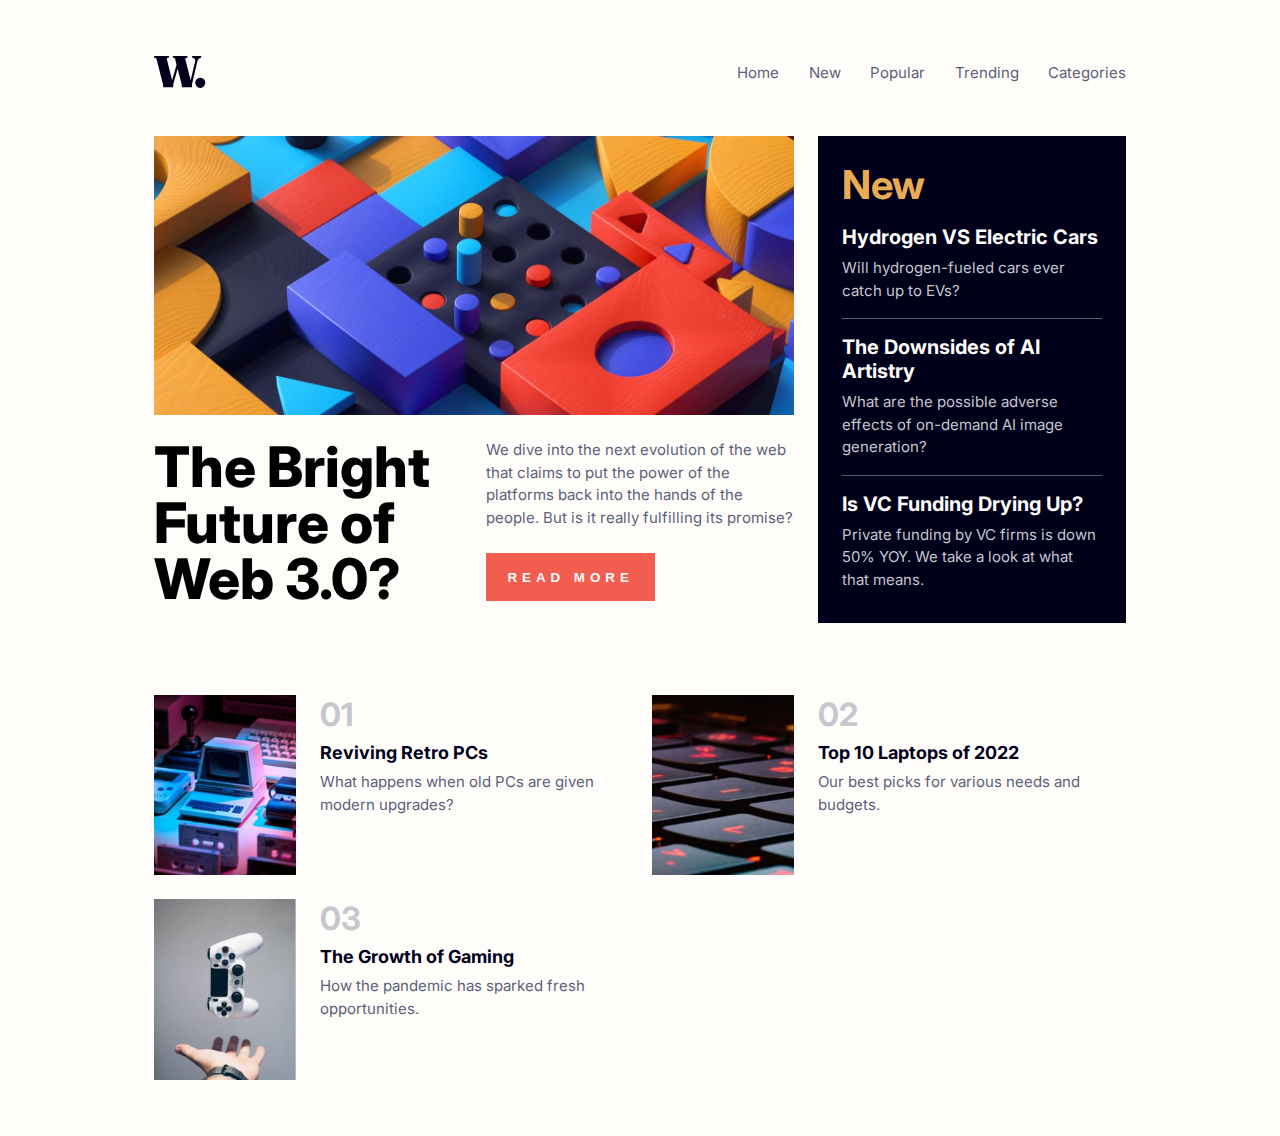
<file: index.html>
<!DOCTYPE html>
<html lang="en">

<head>
  <meta charset="UTF-8">
  <meta name="viewport" content="width=device-width, initial-scale=1.0">
  <!-- displays site properly based on user's device -->

  <link rel="icon" type="image/png" sizes="32x32" href="./assets/images/favicon-32x32.png">
  <link rel="preconnect" href="https://fonts.googleapis.com">
  <link rel="preconnect" href="https://fonts.gstatic.com" crossorigin>
  <link href="https://fonts.googleapis.com/css2?family=Inter:wght@400;700;800&display=swap" rel="stylesheet">
  <link rel="stylesheet" href="style.css">

  <title>Frontend Mentor | News homepage</title>
</head>

<body>

  <div class="overflow-effect">

  </div>

  <header class="navbar">
    <picture class="navbar__logo-box">
      <img class="navbar__logo" src="assets/images/logo.svg" alt="Logo W">
    </picture>
    <nav>
      <button class="navbar__close-box">
        <img src="assets/images/icon-menu-close.svg" alt="close menu" class="navbar__close">
      </button>
      <ul class="navbar__list">
        <li class="navbar__list__item"><a href="#home" class="navabar__list__item__link">Home</a></li>
        <li class="navbar__list__item"><a href="#news" class="navabar__list__item__link">New</a></li>
        <li class="navbar__list__item"><a href="#popular" class="navabar__list__item__link">Popular</a></li>
        <li class="navbar__list__item"><a href="#" class="navabar__list__item__link">Trending</a></li>
        <li class="navbar__list__item"><a href="#" class="navabar__list__item__link">Categories</a></li>
      </ul>
    </nav>
    <button class="navbar__icon-menu">
      <img src="assets/images/icon-menu.svg" alt="open menu">
    </button>
  </header>

  <main class="main-article" id="home">
    <picture class="main-article__img-box">
      <source srcset="assets/images/image-web-3-mobile.jpg" media="(max-width:500px)">
      <img src="assets/images/image-web-3-desktop.jpg" alt="" class="main-article__img-box__hero">
    </picture>
    <div class="main-article__title">
      <h1 class="main-article__title__h1">
        The Bright Future of Web 3.0?
      </h1>
    </div>
    <div class="main-article__text-box">
      <p class="main-article__text-box__paragraph">
        We dive into the next evolution of the web that claims to put the power of the platforms back into the hands of
        the people. But is it really fulfilling its promise?
      </p>
      <button class="main-article__text-box__btn">
        Read more
      </button>
    </div>
  </main>

  <aside class="news" id="news">
    <h2 class="news__title">
      New
    </h2>
    <ul class="news__list">
      <li class="news__list__item">
        <a href="#" class="news__list__item__link">Hydrogen VS Electric Cars</a>
        <p class="news__list__item__paragraph">Will hydrogen-fueled cars ever catch up to EVs?</p>
      </li>
      <li class="news__list__item">
        <a href="#" class="news__list__item__link">The Downsides of AI Artistry</a>
        <p class="news__list__item__paragraph">What are the possible adverse effects of on-demand AI image generation?
        </p>
      </li>
      <li class="news__list__item">
        <a href="#" class="news__list__item__link">Is VC Funding Drying Up?</a>
        <p class="news__list__item__paragraph">Private funding by VC firms is down 50% YOY. We take a look at what that
          means.</p>
      </li>
    </ul>
  </aside>

  <div class="popular" id="popular">
    <div class="popular__article">
      <figure class="popular__article__img">
        <img src="assets/images/image-retro-pcs.jpg" alt="Retro PC">
      </figure>
      <div class="popular__article__text">
        <p class="popular__article__text__number">
          01
        </p>
        <a href="#" class="popular__article__text__link">
          Reviving Retro PCs
        </a>
        <p class="popular__article__text__paragraph">
          What happens when old PCs are given modern upgrades?
        </p>
      </div>
    </div>
    <div class="popular__article">
      <figure class="popular__article__img">
        <img src="assets/images/image-top-laptops.jpg" alt="Laptop's keyboard">
      </figure>
      <div class="popular__article__text">
        <p class="popular__article__text__number">
          02
        </p>
        <a href="#" class="popular__article__text__link">
          Top 10 Laptops of 2022
        </a>
        <p class="popular__article__text__paragraph">
          Our best picks for various needs and budgets.
        </p>
      </div>
    </div>
    <div class="popular__article">
      <figure class="popular__article__img">
        <img src="assets/images/image-gaming-growth.jpg" alt="PS5 Joypad">
      </figure>
      <div class="popular__article__text">
        <p class="popular__article__text__number">
          03
        </p>
        <a href="#" class="popular__article__text__link">
          The Growth of Gaming
        </a>
        <p class="popular__article__text__paragraph">
          How the pandemic has sparked fresh opportunities.
        </p>
      </div>
    </div>
  </div>

  <!--
  <footer class="attribution">
    Challenge by <a href="https://www.frontendmentor.io?ref=challenge" target="_blank">Frontend Mentor</a>. 
    Coded by <a href="https://www.frontendmentor.io/profile/Marchino5791">Marco Paolino</a>.
  </footer>
   -->

  <script src="https://ajax.googleapis.com/ajax/libs/jquery/3.6.1/jquery.min.js"></script>
  <script src="script.js"></script>
  
</body>

</html>
</file>
<file: style.css>
* {
    margin: 0;
    padding: 0;
    box-sizing: border-box;
}

:root {
    --news-title-and-hover: hsl(35, 77%, 62%);
    --btn-and-hover: hsl(5, 85%, 63%);
    --Number: hsl(233, 8%, 79%);
    --secondary-text: hsl(236, 13%, 42%);
    --primary-text-and-dark-bg: hsl(240, 100%, 5%);
    --bg-and-contrast-text: hsl(36, 100%, 99%);
    --px15: 0.9375rem;
    --gap: 1.5rem;
}

body {
    font-family: 'Inter', sans-serif;
    padding: 2rem 12%;
    display: grid;
    /*grid-template-rows: min-content repeat(3, 1fr); */
    grid-template-columns: repeat(3, [content-start] 2fr [content-end]);
    row-gap: var(--gap);
    column-gap: var(--gap);
    background-color: var(--bg-and-contrast-text);
}

button {
    background-color: transparent;
    border: none;
}

.navabar__list__item__link:hover,
.popular__article__text__link:hover {
    color: var(--btn-and-hover);
}

.main-article__img-box__hero,
.popular__article__img>img {
    width: 100%;
    height: 100%;
    display: block;
    object-fit: cover;
}

.main-article__text-box__paragraph,
.popular__article__text__paragraph,
.news__list__item__paragraph {
    font-size: var(--px15);
    line-height: 1.5;
    color: var(--secondary-text);
}

/* +-----+-----+-----+ NAVBAR +-----+-----+-----+ */
.navbar {
    display: flex;
    justify-content: space-between;
    grid-column: content-start 1 / content-end 3;
    grid-row: 1 / 2;
    margin: 1.5rem 0;
}

.navbar__logo-box {
    display: flex;
}

.navbar__logo {
    height: 2rem;
}

nav {
    width: 40%;
    height: 100%;
    display: flex;
}

.navbar__list {
    list-style: none;
    display: flex;
    align-items: center;
    justify-content: space-between;
    width: 100%;
}

.navabar__list__item__link {
    display: flex;
    font-size: var(--px15);
    text-decoration: none;
    color: var(--secondary-text);
}

.navbar__close-box {
    width: 100%;
    display: none;
}

.navbar__close {
    display: none;
}

.navbar__icon-menu {
    display: none;
}

/* +-----+-----+-----+ MAIN +-----+-----+-----+ */
.main-article {
    grid-column: content-start 1 / content-end 2;
    grid-row: 2 / 4;
    display: grid;
    grid-template-columns: repeat(2, 1fr);
    row-gap: var(--gap);
    column-gap: var(--gap);
}

.main-article__img-box {
    grid-row: 1 / 2;
    grid-column: 1 / -1;
}

.main-article__title {
    grid-row: 2 / 3;
    grid-column: 1 / 2;
}

.main-article__title__h1 {
    font-size: 3.5rem;
    font-weight: 800;
    line-height: 1;
}

.main-article__text-box {
    grid-row: 2 / 3;
    grid-column: 2 / 3;
}

.main-article__text-box__btn {
    width: 55%;
    height: 3rem;
    text-transform: uppercase;
    letter-spacing: 5px;
    font-weight: 700;
    color: var(--bg-and-contrast-text);
    background-color: var(--btn-and-hover);
    border: none;
    cursor: pointer;
    margin-top: 1.5rem;
}

.main-article__text-box__btn:hover {
    background-color: var(--primary-text-and-dark-bg);
}

/* +-----+-----+-----+ NEWS +-----+-----+-----+ */
.news {
    grid-column: content-start 3 / content-end 3;
    grid-row: 2 / 4;
    padding: 1.5rem 1.5rem 1rem;
    background-color: var(--primary-text-and-dark-bg);
    display: flex;
    flex-direction: column;

}

.news__title {
    color: var(--news-title-and-hover);
    font-size: 2.5rem;
}

.news__list {
    list-style: none;
    height: 100%;
    display: grid;

}

.news__list__item {
    display: flex;
    flex-direction: column;
    justify-content: center;
    padding: 1rem 0;
}

.news__list__item__paragraph {
    color: var(--Number);
}

.news__list__item:not(:last-child) {
    border-bottom: 1px solid var(--secondary-text);
}

.news__list__item__link {
    color: var(--bg-and-contrast-text);
    text-decoration: none;
    font-size: 1.25rem;
    font-weight: 700;
    margin-bottom: .5rem;
}

.news__list__item__link:hover {
    color: var(--news-title-and-hover);
}

/* +-----+-----+-----+ POPULAR +-----+-----+-----+ */
.popular {
    grid-column: content-start 1 / content-end 3;
    grid-row: 4 / 5;
    display: grid;
    align-content: center;
    row-gap: var(--gap);
    column-gap: var(--gap);
    grid-template-columns: repeat(auto-fit, minmax(20rem, 1fr));
    margin-top: 3rem;
}

.popular__article {
    display: grid;
    grid-template-columns: repeat(3, 1fr);
    column-gap: var(--gap);
}

.popular__article__img {
    grid-column: 1 / 2;
}

.popular__article__text {
    grid-column: 2 / 4;
}

.popular__article__text__number {
    font-size: 2rem;
    font-weight: 700;
    color: var(--Number);
    margin-bottom: .5rem;
}

.popular__article__text__link {
    font-size: 1.125rem;
    color: var(--primary-text-and-dark-bg);
    text-decoration: none;
    font-weight: 700;
    margin-bottom: .5rem;
    display: block;
}

/* +-----+-----+-----+ FOOTER +-----+-----+-----+ */
.attribution {
    font-size: 11px;
    text-align: center;
}

.attribution a {
    color: hsl(228, 45%, 44%);
}

@media screen and (max-width: 1200px) {
    body {
        padding: 2rem;
    }

    .main-article__title__h1 {
        font-size: 3rem;
    }

    .news__title {
        font-size: 2rem;
    }

    nav {
        width: 60%;
    }
}

@media screen and (max-width: 750px) {

    .navbar {
        grid-column: 1 / -1;
        margin: 1.5rem 0 0;
    }

    nav {
        width: 80%;
    }

    .main-article {
        grid-column: 1 / -1;
        grid-row: 2 / 3;
    }

    .main-article__title {
        grid-row: 2 / 3;
        grid-column: 1 / -1;
    }

    .main-article__title__h1 {
        font-size: 2.5rem;
    }

    .main-article__text-box {
        grid-row: 3 / 4;
        grid-column: 1 / -1;
    }

    .main-article__text-box__btn {
        margin-top: 1.5rem;
    }

    .news {
        grid-column: 1 / -1;
        grid-row: 3 / 4;
        margin-top: 3rem;
    }
}

@media screen and (max-width: 500px) {

    body {
        padding: 0 1rem 2rem;
        position: relative;
    }

    .overflow-effect {
        position: absolute;
        top: 0;
        left: 0;
        width: 100%;
        height: 100%;
        background-color: black;
        opacity: .5;
        display: none;
    }

    nav {
        display: none;
        width: 70%;
        position: fixed;
        top: 0;
        right: 0;
        background-color: var(--bg-and-contrast-text);
        flex-direction: column;
    }

    .navbar__list {
        flex-direction: column;
        align-items: flex-start;
        justify-content: flex-start;
    }

    .navbar__list__item {
        margin-left: 1.5rem;
        margin-bottom: 1.75rem;
    }

    .navbar__close-box {
        width: 100%;
        display: block;
    }

    .navbar__close {
        height: 2rem;
        margin: 1.5rem 1.5rem 5rem auto;
        display: block;
        cursor: pointer;
        animation: transform .2s;
    }

    .navbar__icon-menu {
        display: flex;
        align-items: center;
        cursor: pointer;
        animation: transform .2s;
    }

    .navbar__icon-menu:active,
    .navbar__close:active {
        transform: translateY(3px);
    }

    .navabar__list__item__link {
        font-size: 1rem;
        color: var(--primary-text-and-dark-bg);
    }
}

@media screen and (max-width: 350px) {
    html {
        font-size: 87.5%;
    }
}
</file>
